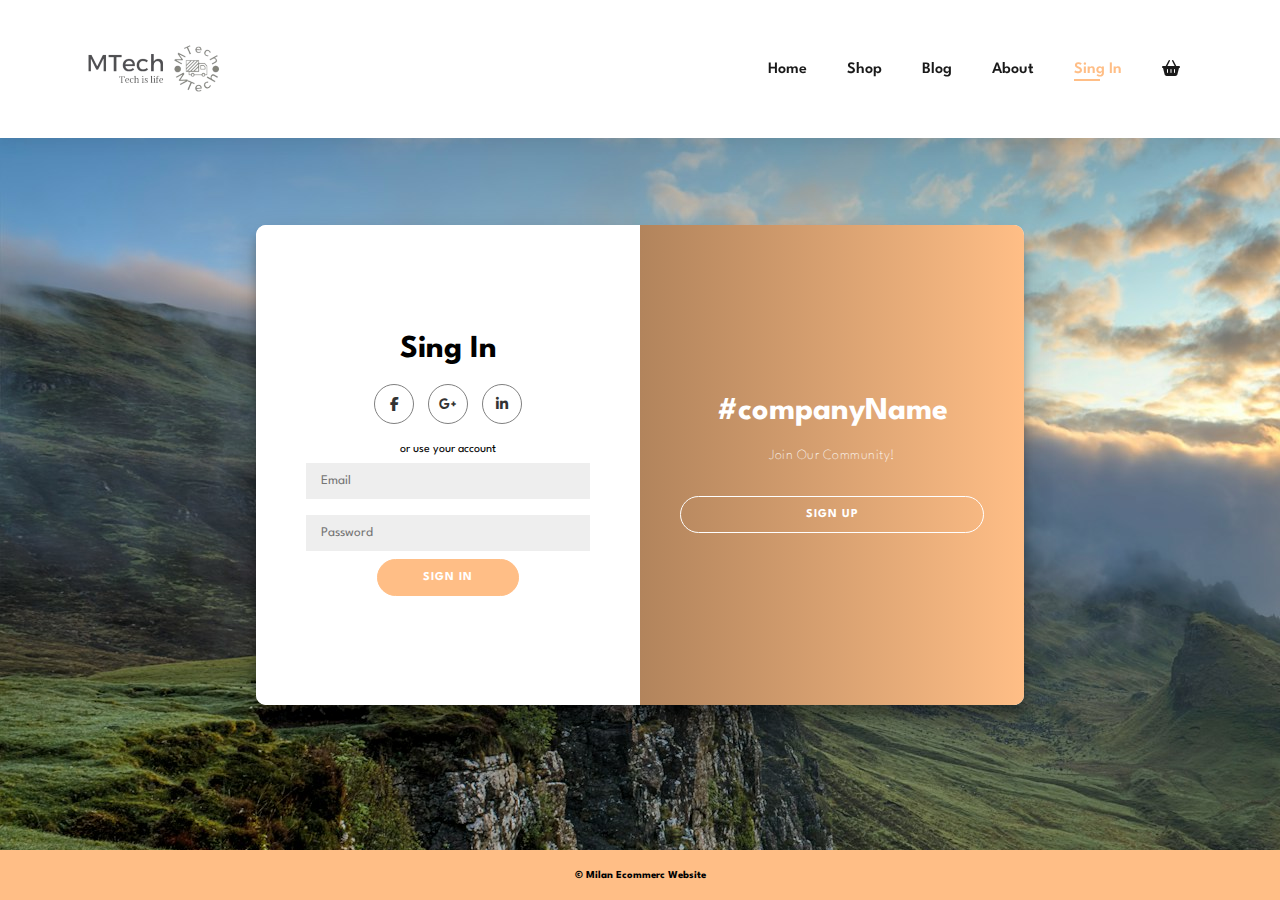
<file: contact/index.html>
<!DOCTYPE html>
<html lang="en">
<head>
    <meta charset="UTF-8">
    <meta http-equiv="X-UA-Compatible" content="IE=edge">
    <meta name="viewport" content="width=device-width, initial-scale=1.0">
    <title>Login & Register</title>
    <link rel="stylesheet" href="style.css">
    <link rel="stylesheet" href="https://cdnjs.cloudflare.com/ajax/libs/font-awesome/6.5.1/css/all.min.css"/>
</head>
<body>

    <section id="header">
        <a href="#"><img src="../img/logo.png" class="logo" alt=""></a>
  
        <div>
            <ul id="navbar">
                <li><a href="../index.html">Home</a></li>
                <li><a href="../shop.html">Shop</a></li>
                <li><a href="../blog.html">Blog</a></li>
                <li><a href="../about.html">About</a></li>
                <li><a class="active" href="contact/index.html">Sing In</a></li>
                <li id="lg-bag"><a href="../cart.html"><i class="fa fa-shopping-basket" aria-hidden="true"></i></a></li>
                <a href="#" id="close"><i class="far fa-times"></i></a>
            </ul>
        </div>


        
        <div id="mobile">
            
            
            <i id="bar" class="fa-solid fa-bars"></i>
        </div>
    </section>
  

    
    <section class="container" id="container">
        <div class="form-container sign-up-container">
            <form action="#">
                <h1>Create Account</h1>
                <div class="social-container">
                    <a href="#" class="social"><i class="fa-brands fa-facebook-f"></i></a>
                    <a href="#" class="social"><i class="fa-brands fa-google-plus-g"></i></a>
                    <a href="#" class="social"><i class="fa-brands fa-linkedin-in"></i></a>
                </div>
                <span>or use your email for registration</span>
                <input type="text" placeholder="Name">
                <input type="email" placeholder="Email">
                <input type="password" placeholder="Password">
                <button>Sign Up</button>
            </form>
        </div>
        <div class="form-container sing-in-container">
            <form action="#">
                <h1>Sing In</h1>
                <div class="social-container">
                    <a href="#" class="social"><i class="fa-brands fa-facebook-f"></i></a>
                    <a href="#" class="social"><i class="fa-brands fa-google-plus-g"></i></a>
                    <a href="#" class="social"><i class="fa-brands fa-linkedin-in"></i></a>
                </div>
                <span>or use your account</span>
                <input type="email" placeholder="Email">
                <input type="password" placeholder="Password">
                <button>Sign In</button>
            </form>
        </div>
        <div class="overlay-container">
            <div class="overlay">
                <div class="overlay-panel overlay-left">
                    <h1>Welcome To #Company</h1>
                    <p>Please sign in if you already have a registered account</p>
                    <button class="press" id="singIn">Sign In</button>
                </div>
                <div class="overlay-panel overlay-right">
                    <h1>#companyName</h1>
                    <p>Join Our Community! </p>
                    <button class="press" id="singUp">Sign Up</button>
                </div>
            </div>
        </div>
    </section>

    <footer>
        
            <h6>&copy; Milan Ecommerc Website</h6>
        
    </footer>


    <script src="script.js"></script>
</body>
</html>
</file>
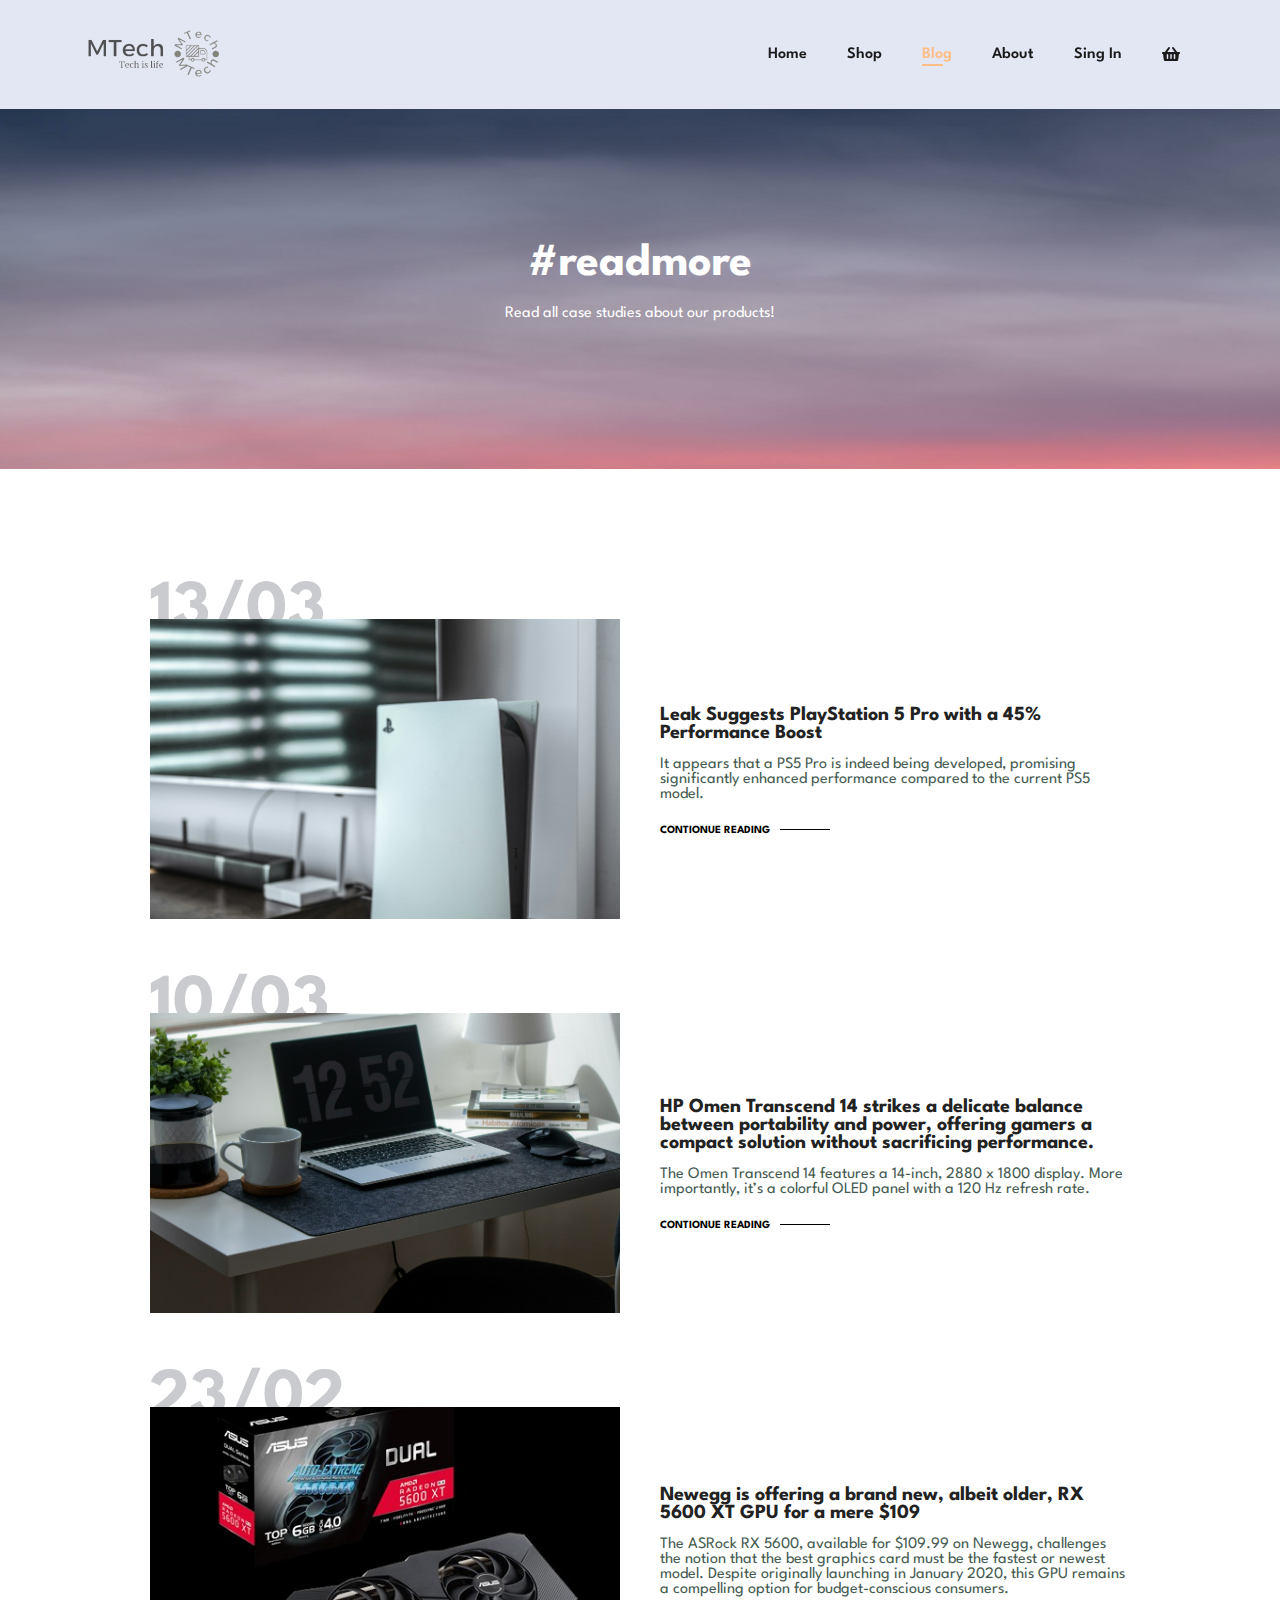
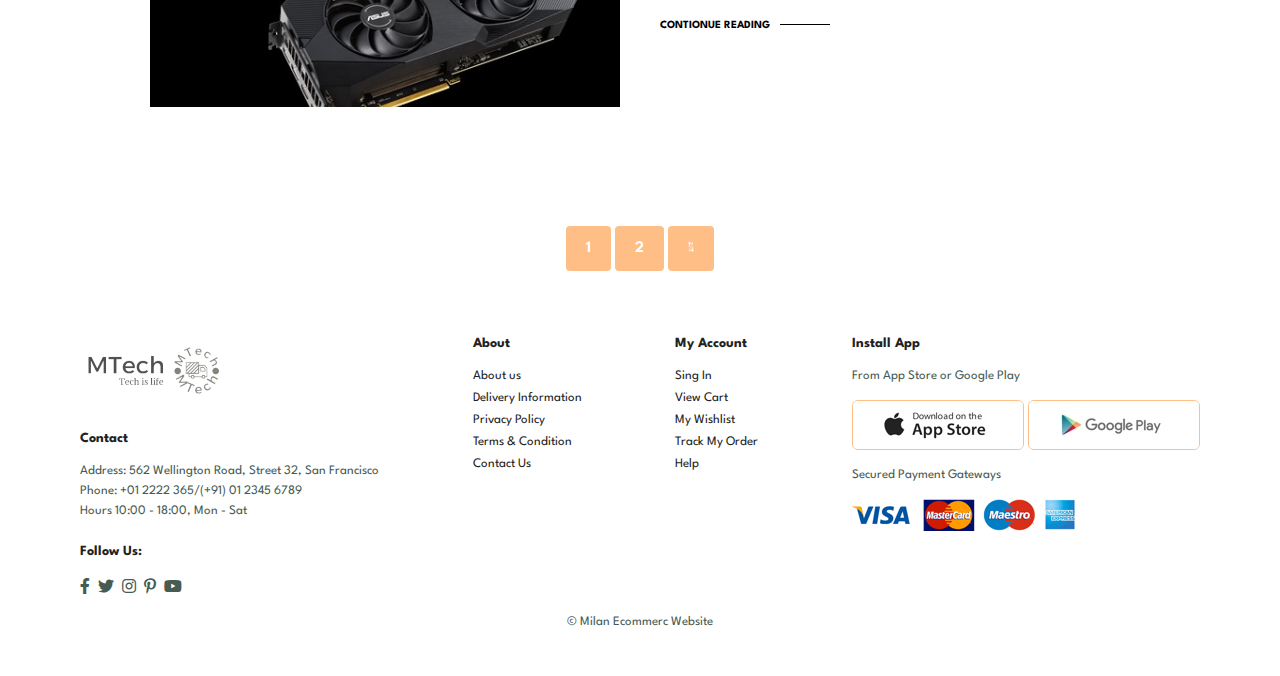
<file: blog.html>
<!DOCTYPE html>
<html lang="en">

    <head>
        <meta charset="UTF-8">
        <meta http-equiv="X-UA-Compatible" content="IE=edge">
        <meta name="viewport" content="width=device-width, initial-scale=1.0">
        <title>MTech - Tech is life</title>
        <link rel="stylesheet" href="https://pro.fontawesome.com/releases/v5.10.0/css/all.css" />

        <link rel="stylesheet" href="style.css">
    </head>

    <body>

        <section id="header">
            <a href="#"><img src="img/logo.png" class="logo" alt=""></a>

            <div>
                <ul id="navbar">
                    <li><a href="index.html">Home</a></li>
                    <li><a href="shop.html">Shop</a></li>
                    <li><a class="active" href="blog.html">Blog</a></li>
                    <li><a href="about.html">About</a></li>
                    <li><a href="contact/index.html">Sing In</a></li>
                    <li id="lg-bag"><a href="cart.html"><i class="fa fa-shopping-basket" aria-hidden="true"></i></a></li>
                    <a href="#" id="close"><i class="far fa-times"></i></a>
                </ul>
            </div>
            
            <div id="mobile">
                <a href="cart.html"><i class="fa fa-shopping-basket" aria-hidden="true"></i></a>
                <i id="bar" class="fas fa-outdent"></i>
            </div>
        </section>

        <section id="page-header" class="blog-header">
            <h2>#readmore</h2>
            <p>Read all case studies about our products!</p>
        </section>

        <section id="blog">
            <div class="blog-box">
                <div class="blog-img">
                    <img src="img/pes5.jpg" alt="">
                </div>
                <div class="blog-details">
                    <h4>Leak Suggests PlayStation 5 Pro with a 45% Performance Boost</h4>
                    <p>
                        It appears that a PS5 Pro is indeed being developed, promising significantly enhanced performance compared to the current PS5 model.</p>
                    <a href="blog1.html">CONTIONUE READING</a>
                </div>
                <h1>13/03</h1>
            </div>
            <div class="blog-box">
                <div class="blog-img">
                    <img src="img/hp.jpg" alt="">
                </div>
                <div class="blog-details">
                    <h4>HP Omen Transcend 14 strikes a delicate balance between portability and power, offering gamers a compact solution without sacrificing performance.</h4>
                    <p>The Omen Transcend 14 features a 14-inch, 2880 x 1800 display. More importantly, it’s a colorful OLED panel with a 120 Hz refresh rate. </p>
                    <a href="blog2.html">CONTIONUE READING</a>
                </div>
                <h1>10/03</h1>
            </div>
            <div class="blog-box">
                <div class="blog-img">
                    <img src="img/gpu.jpg" alt="">
                </div>
                <div class="blog-details">
                    <h4>Newegg is offering a brand new, albeit older, RX 5600 XT GPU for a mere $109</h4>
                    <p>The ASRock RX 5600, available for $109.99 on Newegg, challenges the notion that the best graphics card must be the fastest or newest model. Despite originally launching in January 2020, this GPU remains a compelling option for budget-conscious consumers.</p>
                    <a href="blog3.html">CONTIONUE READING</a>
                </div>
                <h1>23/02</h1>
            </div>
            
        </section>


       
       <section id="pagination" class="section-p1">
        <a href="#" class="num-p">1</a>
        <a href="#" class="num-p">2</a>
        <a href="#" class="num-p"><i class="fal fa-long-arrow-alt-right"></i></a>
       </section>

        
        



        <footer class="section-p1">
            
            <div class="col">
                <img class="logo" src="img/logo.png" alt="">
                <h4>Contact</h4>
                <p><span>Address:</span> 562 Wellington Road, Street 32, San Francisco</p>
                <p><span>Phone:</span> +01 2222 365/(+91) 01 2345 6789</p>
                <p><span>Hours</span> 10:00 - 18:00, Mon - Sat</p>
                <div class="follow">
                    <h4>Follow Us:</h4>
                    <div class="icon">
                        <i class="fab fa-facebook-f"></i>
                        <i class="fab fa-twitter"></i>
                        <i class="fab fa-instagram"></i>
                        <i class="fab fa-pinterest-p"></i>
                        <i class="fab fa-youtube"></i>
                    </div>
                </div>
            </div>

            <div class="col">
                <h4>About</h4>
                <a href="#">About us</a>
                <a href="#">Delivery Information</a>
                <a href="#">Privacy Policy</a>
                <a href="#">Terms & Condition</a>
                <a href="#">Contact Us</a>
            </div>

            <div class="col">
                <h4>My Account</h4>
                <a href="#">Sing In</a>
                <a href="#">View Cart</a>
                <a href="#">My Wishlist</a>
                <a href="#">Track My Order</a>
                <a href="#">Help</a>
            </div>

            <div class="col install">
                <h4>Install App</h4>
                <p>From App Store or Google Play</p>
                <div class="row">
                    <img src="img/pay/app.jpg" alt="">
                    <img src="img/pay/play.jpg" alt="">
                </div>
                <p>Secured Payment Gateways</p>
                <img src="img/pay/pay.png" alt="">
            </div>

            <div class="copyright">
                <p>&copy; Milan Ecommerc Website</p>
            </div>
            
        </footer>

        <script src="js/script.js"></script>
    </body>

</html>
</file>
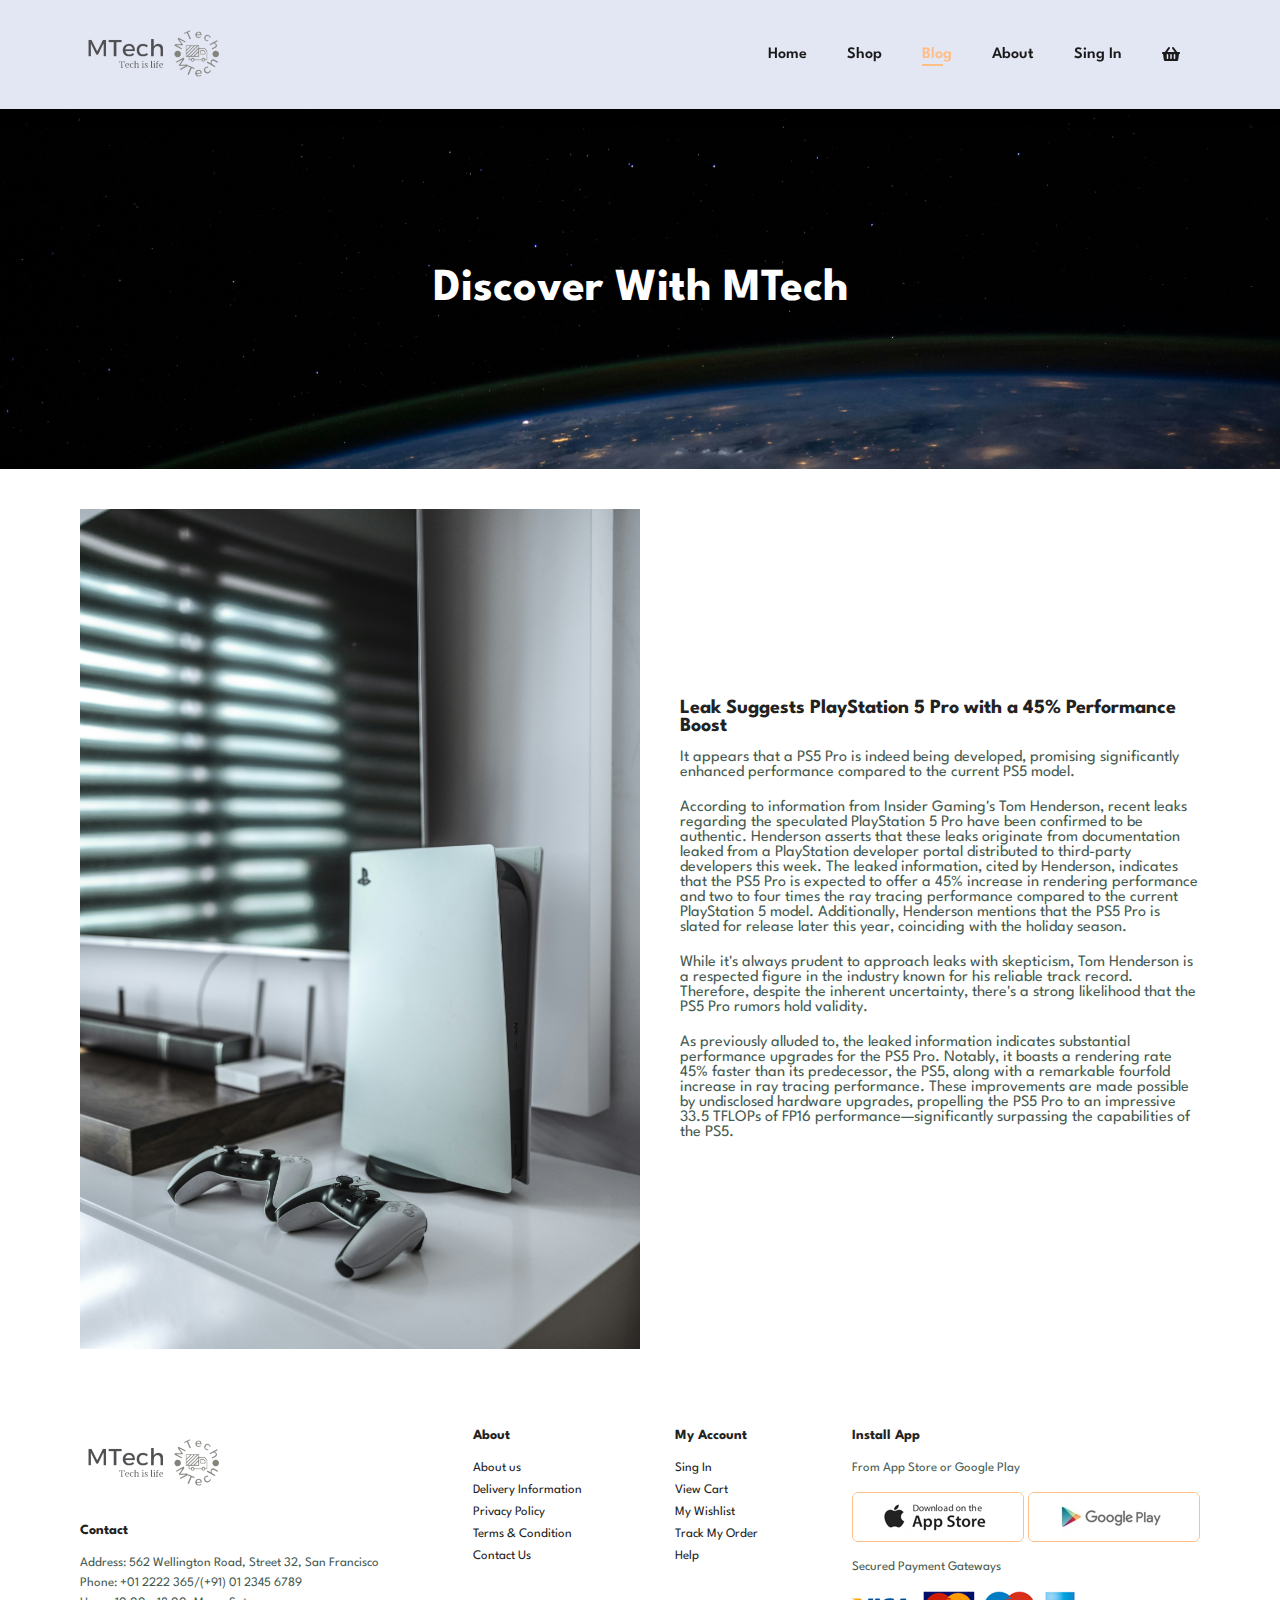
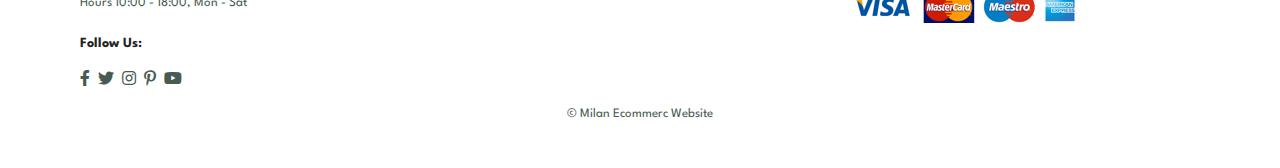
<file: blog1.html>
<!DOCTYPE html>
<html lang="en">

    <head>
        <meta charset="UTF-8">
        <meta http-equiv="X-UA-Compatible" content="IE=edge">
        <meta name="viewport" content="width=device-width, initial-scale=1.0">
        <title>MTech - Tech is life</title>
        <link rel="stylesheet" href="https://pro.fontawesome.com/releases/v5.10.0/css/all.css" />

        <link rel="stylesheet" href="style.css">
    </head>

    <body>

        <section id="header">
            <a href="#"><img src="img/logo.png" class="logo" alt=""></a>

            <div>
                <ul id="navbar">
                    <li><a href="index.html">Home</a></li>
                    <li><a href="shop.html">Shop</a></li>
                    <li><a class="active" href="blog.html">Blog</a></li>
                    <li><a href="about.html">About</a></li>
                    <li><a href="contact/index.html">Sing In</a></li>
                    <li id="lg-bag"><a href="cart.html"><i class="fa fa-shopping-basket" aria-hidden="true"></i></a></li>
                    <a href="#" id="close"><i class="far fa-times"></i></a>
                </ul>
            </div>
            
            <div id="mobile">
                <a href="cart.html"><i class="fa fa-shopping-basket" aria-hidden="true"></i></a>
                <i id="bar" class="fas fa-outdent"></i>
            </div>
        </section>

        <section id="page-header" class="about-header">
            <h2>Discover With MTech</h2>
        </section>

       <section id="about-head" class="section-p1">
        <img src="img/pes5.jpg" alt="">
        <div>
            <h4>Leak Suggests PlayStation 5 Pro with a 45% Performance Boost</h4>
            <p>It appears that a PS5 Pro is indeed being developed, promising significantly enhanced performance compared to the current PS5 model.</p>

            <p>
                According to information from Insider Gaming's Tom Henderson, recent leaks regarding the speculated PlayStation 5 Pro have been confirmed to be authentic. Henderson asserts that these leaks originate from documentation leaked from a PlayStation developer portal distributed to third-party developers this week. The leaked information, cited by Henderson, indicates that the PS5 Pro is expected to offer a 45% increase in rendering performance and two to four times the ray tracing performance compared to the current PlayStation 5 model. Additionally, Henderson mentions that the PS5 Pro is slated for release later this year, coinciding with the holiday season.</p>

           
            <p>While it's always prudent to approach leaks with skepticism, Tom Henderson is a respected figure in the industry known for his reliable track record. Therefore, despite the inherent uncertainty, there's a strong likelihood that the PS5 Pro rumors hold validity.
            </p>
            <p>
                As previously alluded to, the leaked information indicates substantial performance upgrades for the PS5 Pro. Notably, it boasts a rendering rate 45% faster than its predecessor, the PS5, along with a remarkable fourfold increase in ray tracing performance. These improvements are made possible by undisclosed hardware upgrades, propelling the PS5 Pro to an impressive 33.5 TFLOPs of FP16 performance—significantly surpassing the capabilities of the PS5.
            </p>
        </div>
        
       </section>

       

    
    

        <footer class="section-p1">
            
            <div class="col">
                <img class="logo" src="img/logo.png" alt="">
                <h4>Contact</h4>
                <p><span>Address:</span> 562 Wellington Road, Street 32, San Francisco</p>
                <p><span>Phone:</span> +01 2222 365/(+91) 01 2345 6789</p>
                <p><span>Hours</span> 10:00 - 18:00, Mon - Sat</p>
                <div class="follow">
                    <h4>Follow Us:</h4>
                    <div class="icon">
                        <i class="fab fa-facebook-f"></i>
                        <i class="fab fa-twitter"></i>
                        <i class="fab fa-instagram"></i>
                        <i class="fab fa-pinterest-p"></i>
                        <i class="fab fa-youtube"></i>
                    </div>
                </div>
            </div>

            <div class="col">
                <h4>About</h4>
                <a href="#">About us</a>
                <a href="#">Delivery Information</a>
                <a href="#">Privacy Policy</a>
                <a href="#">Terms & Condition</a>
                <a href="#">Contact Us</a>
            </div>

            <div class="col">
                <h4>My Account</h4>
                <a href="#">Sing In</a>
                <a href="#">View Cart</a>
                <a href="#">My Wishlist</a>
                <a href="#">Track My Order</a>
                <a href="#">Help</a>
            </div>

            <div class="col install">
                <h4>Install App</h4>
                <p>From App Store or Google Play</p>
                <div class="row">
                    <img src="img/pay/app.jpg" alt="">
                    <img src="img/pay/play.jpg" alt="">
                </div>
                <p>Secured Payment Gateways</p>
                <img src="img/pay/pay.png" alt="">
            </div>

            <div class="copyright">
                <p>&copy; Milan Ecommerc Website</p>
            </div>
            
        </footer>

        <script src="js/script.js"></script>
    </body>

</html>
</file>
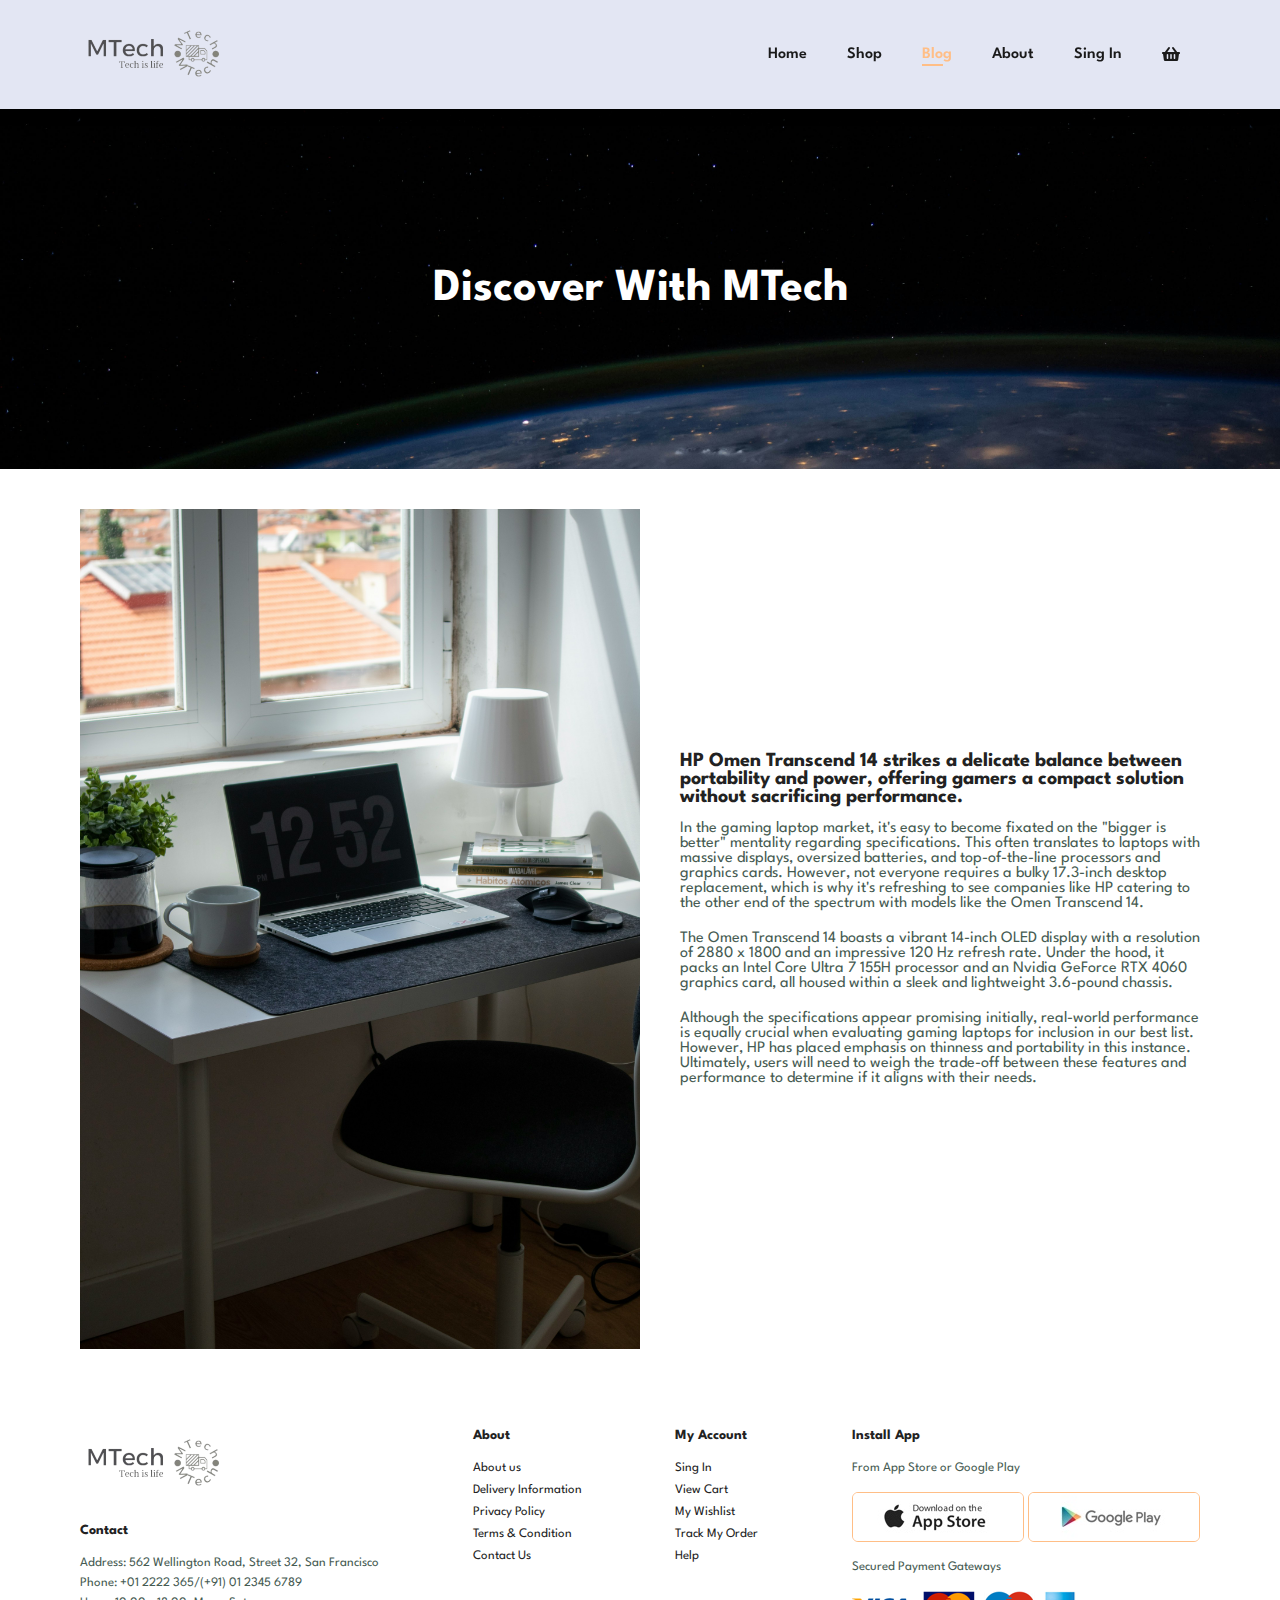
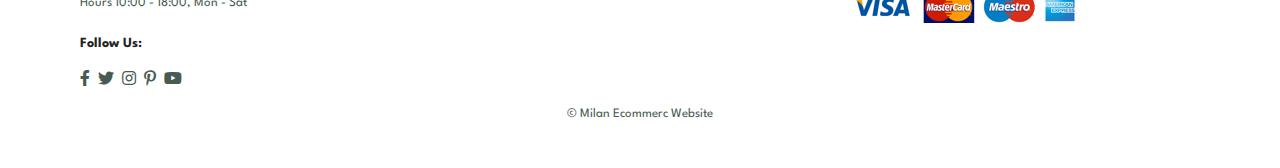
<file: blog2.html>
<!DOCTYPE html>
<html lang="en">

    <head>
        <meta charset="UTF-8">
        <meta http-equiv="X-UA-Compatible" content="IE=edge">
        <meta name="viewport" content="width=device-width, initial-scale=1.0">
        <title>MTech - Tech is life</title>
        <link rel="stylesheet" href="https://pro.fontawesome.com/releases/v5.10.0/css/all.css" />

        <link rel="stylesheet" href="style.css">
    </head>

    <body>

        <section id="header">
            <a href="#"><img src="img/logo.png" class="logo" alt=""></a>

            <div>
                <ul id="navbar">
                    <li><a href="index.html">Home</a></li>
                    <li><a href="shop.html">Shop</a></li>
                    <li><a class="active" href="blog.html">Blog</a></li>
                    <li><a  href="about.html">About</a></li>
                    <li><a href="contact/index.html">Sing In</a></li>
                    <li id="lg-bag"><a href="cart.html"><i class="fa fa-shopping-basket" aria-hidden="true"></i></a></li>
                    <a href="#" id="close"><i class="far fa-times"></i></a>
                </ul>
            </div>
            
            <div id="mobile">
                <a href="cart.html"><i class="fa fa-shopping-basket" aria-hidden="true"></i></a>
                <i id="bar" class="fas fa-outdent"></i>
            </div>
        </section>

        <section id="page-header" class="about-header">
            <h2>Discover With MTech</h2>
        </section>

       <section id="about-head" class="section-p1">
        <img src="img/hp.jpg" alt="">
        <div>
            <h4>HP Omen Transcend 14 strikes a delicate balance between portability and power, offering gamers a compact solution without sacrificing performance.</h4>
            <p>In the gaming laptop market, it's easy to become fixated on the "bigger is better" mentality regarding specifications. This often translates to laptops with massive displays, oversized batteries, and top-of-the-line processors and graphics cards. However, not everyone requires a bulky 17.3-inch desktop replacement, which is why it's refreshing to see companies like HP catering to the other end of the spectrum with models like the Omen Transcend 14.</p>

            
            <p>The Omen Transcend 14 boasts a vibrant 14-inch OLED display with a resolution of 2880 x 1800 and an impressive 120 Hz refresh rate. Under the hood, it packs an Intel Core Ultra 7 155H processor and an Nvidia GeForce RTX 4060 graphics card, all housed within a sleek and lightweight 3.6-pound chassis.</p>

            <p>Although the specifications appear promising initially, real-world performance is equally crucial when evaluating gaming laptops for inclusion in our best list. However, HP has placed emphasis on thinness and portability in this instance. Ultimately, users will need to weigh the trade-off between these features and performance to determine if it aligns with their needs.</p>
        </div>
        
       </section>

       


    

        <footer class="section-p1">
            
            <div class="col">
                <img class="logo" src="img/logo.png" alt="">
                <h4>Contact</h4>
                <p><span>Address:</span> 562 Wellington Road, Street 32, San Francisco</p>
                <p><span>Phone:</span> +01 2222 365/(+91) 01 2345 6789</p>
                <p><span>Hours</span> 10:00 - 18:00, Mon - Sat</p>
                <div class="follow">
                    <h4>Follow Us:</h4>
                    <div class="icon">
                        <i class="fab fa-facebook-f"></i>
                        <i class="fab fa-twitter"></i>
                        <i class="fab fa-instagram"></i>
                        <i class="fab fa-pinterest-p"></i>
                        <i class="fab fa-youtube"></i>
                    </div>
                </div>
            </div>

            <div class="col">
                <h4>About</h4>
                <a href="#">About us</a>
                <a href="#">Delivery Information</a>
                <a href="#">Privacy Policy</a>
                <a href="#">Terms & Condition</a>
                <a href="#">Contact Us</a>
            </div>

            <div class="col">
                <h4>My Account</h4>
                <a href="#">Sing In</a>
                <a href="#">View Cart</a>
                <a href="#">My Wishlist</a>
                <a href="#">Track My Order</a>
                <a href="#">Help</a>
            </div>

            <div class="col install">
                <h4>Install App</h4>
                <p>From App Store or Google Play</p>
                <div class="row">
                    <img src="img/pay/app.jpg" alt="">
                    <img src="img/pay/play.jpg" alt="">
                </div>
                <p>Secured Payment Gateways</p>
                <img src="img/pay/pay.png" alt="">
            </div>

            <div class="copyright">
                <p>&copy; Milan Ecommerc Website</p>
            </div>
            
        </footer>

        <script src="js/script.js"></script>
    </body>

</html>
</file>
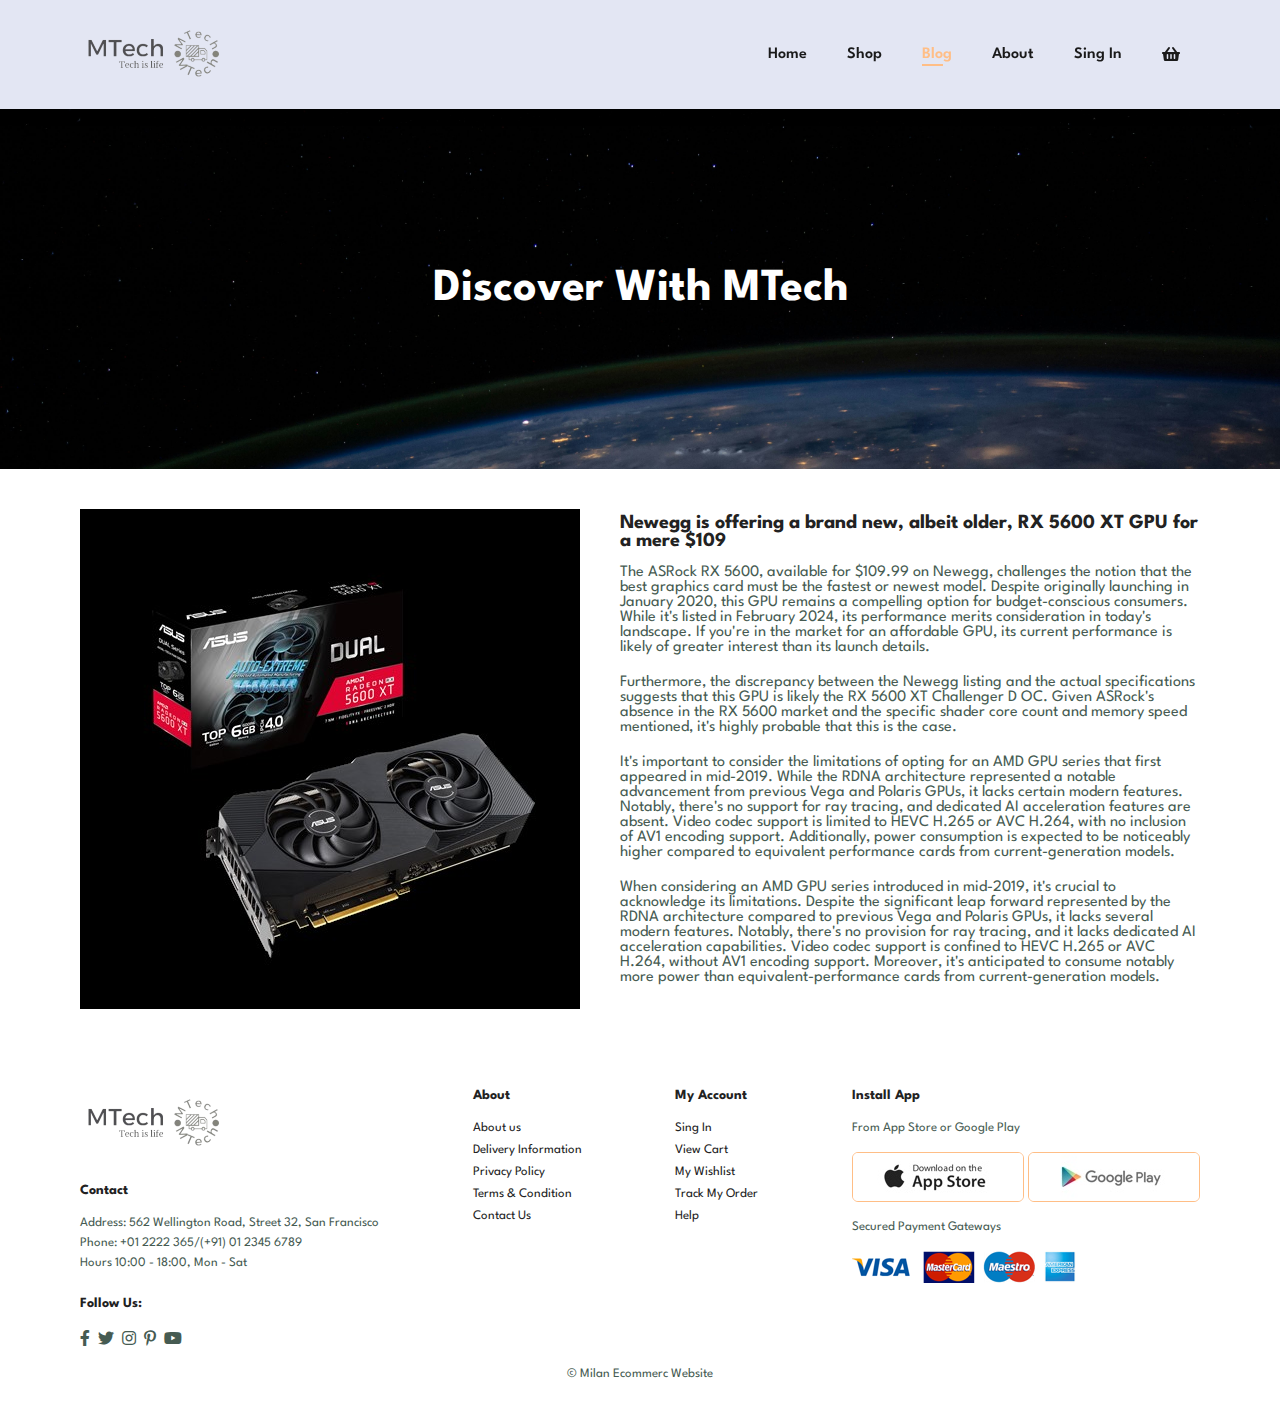
<file: blog3.html>
<!DOCTYPE html>
<html lang="en">

    <head>
        <meta charset="UTF-8">
        <meta http-equiv="X-UA-Compatible" content="IE=edge">
        <meta name="viewport" content="width=device-width, initial-scale=1.0">
        <title>MTech - Tech is life</title>
        <link rel="stylesheet" href="https://pro.fontawesome.com/releases/v5.10.0/css/all.css" />

        <link rel="stylesheet" href="style.css">
    </head>

    <body>

        <section id="header">
            <a href="#"><img src="img/logo.png" class="logo" alt=""></a>

            <div>
                <ul id="navbar">
                    <li><a href="index.html">Home</a></li>
                    <li><a href="shop.html">Shop</a></li>
                    <li><a class="active" href="blog.html">Blog</a></li>
                    <li><a href="about.html">About</a></li>
                    <li><a href="contact/index.html">Sing In</a></li>
                    <li id="lg-bag"><a href="cart.html"><i class="fa fa-shopping-basket" aria-hidden="true"></i></a></li>
                    <a href="#" id="close"><i class="far fa-times"></i></a>
                </ul>
            </div>
            
            <div id="mobile">
                <a href="cart.html"><i class="fa fa-shopping-basket" aria-hidden="true"></i></a>
                <i id="bar" class="fas fa-outdent"></i>
            </div>
        </section>

        <section id="page-header" class="about-header">
            <h2>Discover With MTech</h2>
        </section>

       <section id="about-head" class="section-p1">
        <img src="img/gpu.jpg" alt="">
        <div>
            <h4>Newegg is offering a brand new, albeit older, RX 5600 XT GPU for a mere $109</h4>
            <p>
                The ASRock RX 5600, available for $109.99 on Newegg, challenges the notion that the best graphics card must be the fastest or newest model. Despite originally launching in January 2020, this GPU remains a compelling option for budget-conscious consumers. While it's listed in February 2024, its performance merits consideration in today's landscape. If you're in the market for an affordable GPU, its current performance is likely of greater interest than its launch details.</p>
                <p>Furthermore, the discrepancy between the Newegg listing and the actual specifications suggests that this GPU is likely the RX 5600 XT Challenger D OC. Given ASRock's absence in the RX 5600 market and the specific shader core count and memory speed mentioned, it's highly probable that this is the case.</p>
                <p>It's important to consider the limitations of opting for an AMD GPU series that first appeared in mid-2019. While the RDNA architecture represented a notable advancement from previous Vega and Polaris GPUs, it lacks certain modern features. Notably, there's no support for ray tracing, and dedicated AI acceleration features are absent. Video codec support is limited to HEVC H.265 or AVC H.264, with no inclusion of AV1 encoding support. Additionally, power consumption is expected to be noticeably higher compared to equivalent performance cards from current-generation models.</p>
                <p>When considering an AMD GPU series introduced in mid-2019, it's crucial to acknowledge its limitations. Despite the significant leap forward represented by the RDNA architecture compared to previous Vega and Polaris GPUs, it lacks several modern features. Notably, there's no provision for ray tracing, and it lacks dedicated AI acceleration capabilities. Video codec support is confined to HEVC H.265 or AVC H.264, without AV1 encoding support. Moreover, it's anticipated to consume notably more power than equivalent-performance cards from current-generation models.</p>

        </div>
        
       </section>

       

    
    

        <footer class="section-p1">
            
            <div class="col">
                <img class="logo" src="img/logo.png" alt="">
                <h4>Contact</h4>
                <p><span>Address:</span> 562 Wellington Road, Street 32, San Francisco</p>
                <p><span>Phone:</span> +01 2222 365/(+91) 01 2345 6789</p>
                <p><span>Hours</span> 10:00 - 18:00, Mon - Sat</p>
                <div class="follow">
                    <h4>Follow Us:</h4>
                    <div class="icon">
                        <i class="fab fa-facebook-f"></i>
                        <i class="fab fa-twitter"></i>
                        <i class="fab fa-instagram"></i>
                        <i class="fab fa-pinterest-p"></i>
                        <i class="fab fa-youtube"></i>
                    </div>
                </div>
            </div>

            <div class="col">
                <h4>About</h4>
                <a href="#">About us</a>
                <a href="#">Delivery Information</a>
                <a href="#">Privacy Policy</a>
                <a href="#">Terms & Condition</a>
                <a href="#">Contact Us</a>
            </div>

            <div class="col">
                <h4>My Account</h4>
                <a href="#">Sing In</a>
                <a href="#">View Cart</a>
                <a href="#">My Wishlist</a>
                <a href="#">Track My Order</a>
                <a href="#">Help</a>
            </div>

            <div class="col install">
                <h4>Install App</h4>
                <p>From App Store or Google Play</p>
                <div class="row">
                    <img src="img/pay/app.jpg" alt="">
                    <img src="img/pay/play.jpg" alt="">
                </div>
                <p>Secured Payment Gateways</p>
                <img src="img/pay/pay.png" alt="">
            </div>

            <div class="copyright">
                <p>&copy; Milan Ecommerc Website</p>
            </div>
            
        </footer>

        <script src="js/script.js"></script>
    </body>

</html>
</file>
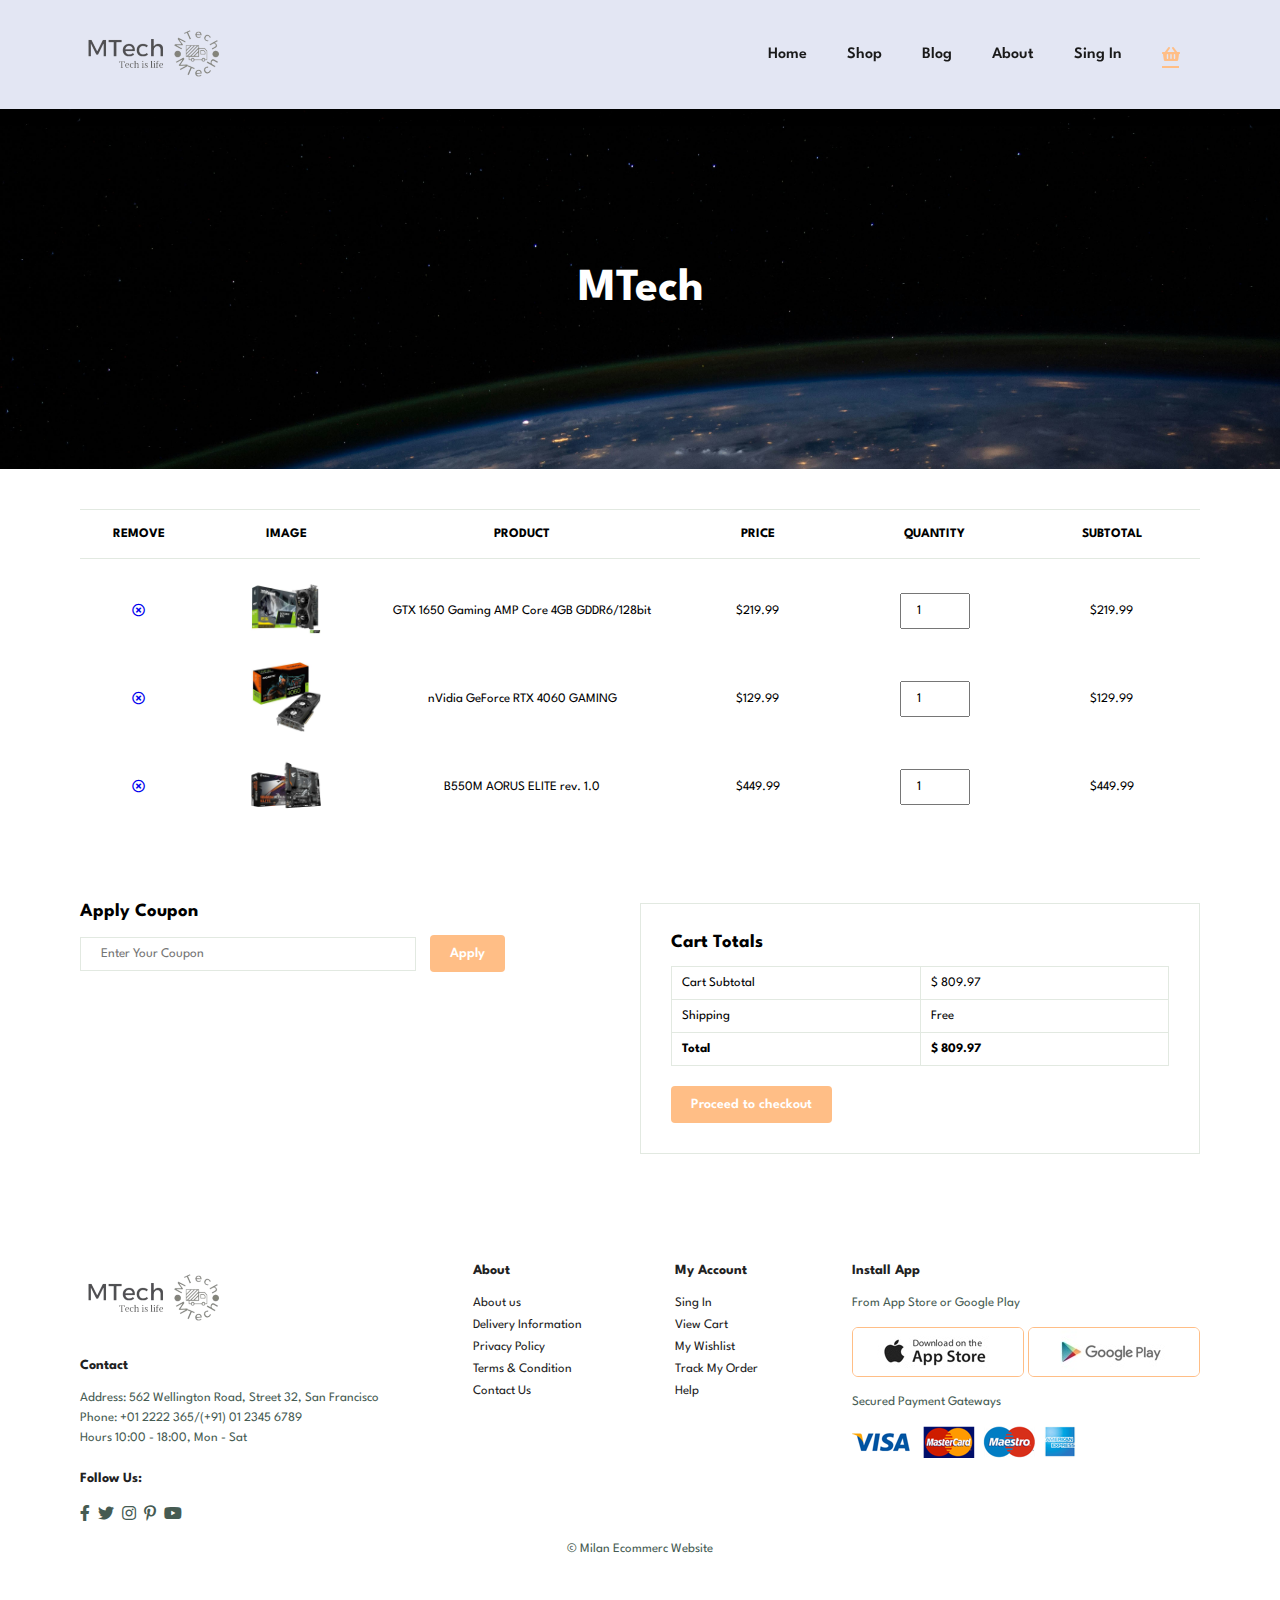
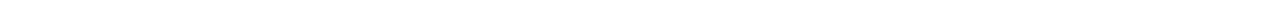
<file: cart.html>
<!DOCTYPE html>
<html lang="en">

    <head>
        <meta charset="UTF-8">
        <meta http-equiv="X-UA-Compatible" content="IE=edge">
        <meta name="viewport" content="width=device-width, initial-scale=1.0">
        <title>MTech - Tech is life</title>
        <link rel="stylesheet" href="https://pro.fontawesome.com/releases/v5.10.0/css/all.css" />

        <link rel="stylesheet" href="style.css">
    </head>

    <body>

        <section id="header">
            <a href="#"><img src="img/logo.png" class="logo" alt=""></a>
            
            <div>
                <ul id="navbar">
                    <li><a href="index.html">Home</a></li>
                    <li><a href="shop.html">Shop</a></li>
                    <li><a href="blog.html">Blog</a></li>
                    <li><a href="about.html">About</a></li>
                    <li><a href="contact/index.html">Sing In</a></li>
                    <li id="lg-bag"><a class="active" href="cart.html"><i class="fa fa-shopping-basket" aria-hidden="true"></i></a></li>
                    <a href="#" id="close"><i class="far fa-times"></i></a>
                </ul>
            </div>
            <div id="mobile">
                <a href="cart.html"><i class="fa fa-shopping-basket" aria-hidden="true"></i></a>
                <i id="bar" class="fas fa-outdent"></i>
            </div>
        </section>

        <section id="page-header" class="about-header">
            <h2>MTech</h2>
        </section>

        <section id="cart" class="section-p1">
            <table width="100%">
                <thead>
                    <tr>
                        <td>Remove</td>
                        <td>Image</td>
                        <td>Product</td>
                        <td>Price</td>
                        <td>Quantity</td>
                        <td>Subtotal</td>
                    </tr>
                </thead>
                <tbody>
                    <tr>
                        <td><a href="#"><i class="far fa-times-circle"></i></a></td>
                        <td><img src="img/products/p1/1.png" alt=""></td>
                        <td>GTX 1650 Gaming AMP Core 4GB GDDR6/128bit</td>
                        <td>$219.99</td>
                        <td><input type="number" value="1"></td>
                        <td>$219.99</td>
                    </tr>
                    <tr>
                        <td><a href="#"><i class="far fa-times-circle"></i></a></td>
                        <td><img src="img/products/p2/101561.png" alt=""></td>
                        <td>nVidia GeForce RTX 4060 GAMING </td>
                        <td>$129.99</td>
                        <td><input type="number" value="1"></td>
                        <td>$129.99</td>
                    </tr>
                    <tr>
                        <td><a href="#"><i class="far fa-times-circle"></i></a></td>
                        <td><img src="img/products/p3/1.png" alt=""></td>
                        <td>B550M AORUS ELITE rev. 1.0</td>
                        <td>$449.99</td>
                        <td><input type="number" value="1"></td>
                        <td>$449.99</td>
                    </tr>
                </tbody>
            </table>
        </section>

        <section id="cart-add" class="section-p1">
            <div id="coupon">
                <h3>Apply Coupon</h3>
                <div>
                    <input type="text" placeholder="Enter Your Coupon" name="" id="">
                    <button class="normal">Apply</button>
                </div>
            </div>

            <div id="subtotal">
                <h3>Cart Totals</h3>
                <table>
                    <tr>
                        <td>Cart Subtotal</td>
                        <td>$ 809.97</td>
                    </tr>
                    <tr>
                        <td>Shipping</td>
                        <td>Free</td>
                    </tr>
                    <tr>
                        <td><strong>Total</strong></td>
                        <td><strong>$ 809.97</strong></td>
  
                    </tr>
                </table>
                <button class="normal">Proceed to checkout</button>
            </div>
        </section>


        <footer class="section-p1">
            
            <div class="col">
                <img class="logo" src="img/logo.png" alt="">
                <h4>Contact</h4>
                <p><span>Address:</span> 562 Wellington Road, Street 32, San Francisco</p>
                <p><span>Phone:</span> +01 2222 365/(+91) 01 2345 6789</p>
                <p><span>Hours</span> 10:00 - 18:00, Mon - Sat</p>
                <div class="follow">
                    <h4>Follow Us:</h4>
                    <div class="icon">
                        <i class="fab fa-facebook-f"></i>
                        <i class="fab fa-twitter"></i>
                        <i class="fab fa-instagram"></i>
                        <i class="fab fa-pinterest-p"></i>
                        <i class="fab fa-youtube"></i>
                    </div>
                </div>
            </div>

            <div class="col">
                <h4>About</h4>
                <a href="#">About us</a>
                <a href="#">Delivery Information</a>
                <a href="#">Privacy Policy</a>
                <a href="#">Terms & Condition</a>
                <a href="#">Contact Us</a>
            </div>

            <div class="col">
                <h4>My Account</h4>
                <a href="#">Sing In</a>
                <a href="#">View Cart</a>
                <a href="#">My Wishlist</a>
                <a href="#">Track My Order</a>
                <a href="#">Help</a>
            </div>

            <div class="col install">
                <h4>Install App</h4>
                <p>From App Store or Google Play</p>
                <div class="row">
                    <img src="img/pay/app.jpg" alt="">
                    <img src="img/pay/play.jpg" alt="">
                </div>
                <p>Secured Payment Gateways</p>
                <img src="img/pay/pay.png" alt="">
            </div>

            <div class="copyright">
                <p>&copy; Milan Ecommerc Website</p>
            </div>
            
        </footer>

        <script src="js/script.js"></script>
    </body>

</html>
</file>
<file: contact/style.css>
@import url("https://fonts.googleapis.com/css2?family=Spartan:wght@100;200;300;400;500;600;700;800;900&display=swap");

*{
    margin: 0;
    padding: 0;
    box-sizing: border-box;
    font-family: "Spartan", sans-serif;
}
body{
    background-image: url(img/bgff.jpg);
    background-color: #f6f5f7;
    display: flex;
    justify-content: center;
    align-items: center;
    height: 100vh;
    margin: 0 auto;
}
#header{
    display: flex;
    align-items: center;
    justify-content: space-between;
    padding: 20px 80px;
    background: #fff;
    box-shadow: 0 5px 15px rgba(0, 0, 0, 0.06);
    z-index: 999;
    position: fixed;
    top: 0;
    left: 0;
    width: 100vw;
    
  }
  .main-cta-btn {
    background-color: #FFBE86;
    border: 1px solid #FFBE86;
    padding: 10px;
    color: #fff!important;
    transition: 0.2s;
    max-width: 125px;
    text-decoration: none !important;
    text-decoration: underline;
}
.main-cta-btn:hover{
    color: #fff!important;
    background-color: transparent;
    text-decoration:none;
    max-width: 125px;
}
   
  #navbar{
    display: flex;
    align-items: center;
    justify-content: center;
   
  }
  
  #navbar li{
    list-style: none;
    padding: 0 20px;
    position: relative;
  }
  #navbar li a{
    text-decoration: none;
    font-size: 16px;
    font-weight: 600;
    color: #1a1a1a;
    transition: 0.3s ease;
  }
  #navbar li a:hover,
  #navbar li a.active{
    color: #FFBE86;
  }
  #navbar li a.active::after,
  #navbar li a:hover::after{
    content: "";
    width: 30%;
    height: 2px;
    background: #FFBE86;
    position: absolute;
    bottom: -4px;
    left: 20px;
  }
  #mobile{
    display: none;
    align-items: center;
  }
  #close{
    display: none;
  }
.container{
    margin-top: 30px;
    background-color: #fff;
    border-radius: 10px;
    width: 768px;
    max-width: 100%;
    min-height: 480px;
    position: relative;
    overflow: hidden;
    box-shadow: 0px 14px 28px rgba(0, 0, 0, .25),
                0px 10px 10px rgba(0, 0, 0, .22);
}
.form-container{
    position: absolute;
    top: 0%;
    height: 100%;
    transition: all 0.6 ease-in-out;
}
.sign-up-container{
    left: 0;
    width: 50%;
    z-index: 1;
    opacity: 0;
}
form{
    background-color: #fff;
    display: flex;
    align-items: center;
    justify-content: center;
    flex-direction: column;
    padding: 0 50px;
    height: 100%;
    text-align: center;
}
h1{
    font-weight: bold;
    margin: 0;
}
.social-container{
    margin: 20px 0;
}
.social-container a{
    border: 1px solid gray;
    border-radius: 50%;
    display: inline-flex;
    justify-content: center;
    align-items: center;
    margin: 0 5px;
    height: 40px;
    width: 40px;
}
a{
    color: #333;
    font-size: 14px;
    text-decoration: none;
    margin: 15px 0;
}
span{
    font-size: 12px;
}
input{
    background-color: #eee;
    border: none;
    text-decoration: none;
    margin: 8px 0;
    padding: 12px 15px;
    width: 100%;
}
button{
    border-radius: 20px;
    border: 1px solid #FFBE86;
    background-color: #FFBE86;
    color: #fff;
    font-size: 12px;
    font-weight: bold;
    padding: 12px 45px;
    letter-spacing: 1px;
    text-transform: uppercase;
    transition:  transform .8s ease-in;
}
.sing-in-container{
    left: 0;
    width: 50%;
    z-index: 2;
}
.overlay-container{
    position: absolute;
    top: 0;
    left: 50%;
    width: 50%;
    height: 100%;
    overflow: hidden;
    z-index: 100;
    transition: transform 0.6s ease-in-out;
}
.overlay{
    background-color: #FFBE86;
    background: linear-gradient(to right, #654a32, #FFBE86);
    background-repeat: no-repeat;
    background-size: cover;
    background-position: 0 0;
    color: #fff;
    position: relative;
    left: -100%;
    height: 100%;
    width: 200%;
    transform: translateX(0);
    transition:  transform .6s ease-in-out;
}
.overlay-panel{
    position: absolute;
    display: flex;
    justify-items: center;
    justify-content: center;
    flex-direction: column;
    padding: 0px 40px;
    text-align: center;
    top: 0;
    height: 100%;
    width: 50%;
    transform: translateX(0);
    transition:  transform .6s ease-in-out;
}
.overlay-left{
    transform: translateX(-20%);
}
.overlay-right{
    right: 0;
    transform: translateX(0);
}
button:active{
    transform: scale(.95);
}
button.press{
    background-color: transparent;
    border-color: #fff;
}
p{
    font-size: 14px;
    font-weight: 100;
    line-height: 20px;
    letter-spacing: .5px;
    margin: 20px 0 30px;
}
.container.right-panel-active .sing-in-container{
    transform: translateX(100%);
}
.container.right-panel-active .sign-up-container{
    transform: translateX(100%);
    opacity: 1;
    z-index: 5;
    animation : sline 0.6s;
}
@keyframes slide{
    0%, 49.99%{
        opacity: 0;
        z-index: 1;
    }
    50%, 100%{
        opacity: 1;
        z-index: 5;
    }
}
.container.right-panel-active .overlay-container{
    transform: translateX(-100%);
}
.container.right-panel-active .overlay{
    transform: translateX(50%);
}
.container.right-panel-active .overlay-left{
    transform: translateX(0);
}
.container.right-panel-active .overlay-right{
    transform: translateX(20%);
}
footer {
    background-color: #FFBE86; 
    color: #000;
    padding: 20px; 
    text-align: center; 
    position: fixed; 
    bottom: 0; 
    width: 100%; 
    z-index: 9999; 
}

footer p {
    margin: 0; 
}
@media (max-width: 850px) { 
    #navbar{
        display: flex;
        flex-direction: column;
        align-items: flex-start;
        justify-content: flex-start;
        position: fixed;
        top: 0;
        right: -300px;
        height: 100vh;
        width: 300px;
        background-color: #E3E6F3;
        box-shadow: 0 40px 60px rgba(0, 0, 0, 0.1);
        padding: 80px 0 0 10px;
        transition: 0.3s;
    }
    #navbar.active{
      right: 0px;
    }
    #navbar li{
      margin-bottom: 25px;
    }
    #mobile{
      display: flex;
      align-items: center;
    }
    #mobile i{
      color:  #1a1a1a;
      font-size: 24px;
      padding-left: 20px;
    }
   #close{
      display: initial;
      position: absolute;
      top: 30px;
      left: 30px;
      color: #222 !important;
      font-size: 24px;
    }
    #close{
      display: flex;
      flex-direction: column;
      text-align: center;
      font-weight: 900;
    }
    .social-media {
      padding: 1.5rem 0 0 0;
    }
  }
</file>
<file: style.css>
@import url("https://fonts.googleapis.com/css2?family=Spartan:wght@100;200;300;400;500;600;700;800;900&display=swap");
* {
  margin: 0;
  padding: 0;
  box-sizing: border-box;
  font-family: "Spartan", sans-serif;
}

html {
  scroll-behavior: smooth;
}

/* Global Styles */

h1 {
  font-size: 50px;
  line-height: 64px;
  color: #222;
}

h2 {
  font-size: 46px;
  line-height: 54px;
  color: #222;
}

h4 {
  font-size: 20px;
  color: #222;
}

h6 {
  font-weight: 700;
  font-size: 12px;
}

p {
  font-size: 16px;
  color: #465b52;
  margin: 15px 0 20px 0;
}

.section-p1 {
  padding: 40px 80px;
}

.section-m1 {
  margin: 40px 0;
}
button.normal{
  font-size: 14px;
  font-weight: 600;
  padding: 15px 30px;
  color: #000;
  background-color: #fff;
  border-radius: 4px;
  cursor: pointer;
  border: none;
  outline: none;
  transition: 0.2s;
}
button.white{
  font-size: 13px;
  font-weight: 600;
  padding: 11px 18px;
  color: #fff;
  background-color: transparent;
  cursor: pointer;
  border: 1px solid #fff;
  outline: none;
  transition: 0.2s;
}

body {
  width: 100%;
}

#header{
  display: flex;
  align-items: center;
  justify-content: space-between;
  padding: 20px 80px;
  background: #E3E6F3;
  box-shadow: 0 5px 15px rgba(0, 0, 0, 0.06);
  z-index: 999;
  position: sticky;
  top: 0;
  left: 0;
}
 
#navbar{
  display: flex;
  align-items: center;
  justify-content: center;
}

#navbar li{
  list-style: none;
  padding: 0 20px;
  position: relative;
}
#navbar li a{
  text-decoration: none;
  font-size: 16px;
  font-weight: 600;
  color: #1a1a1a;
  transition: 0.3s ease;
}
#navbar li a:hover,
#navbar li a.active{
  color: #FFBE86;
}
#navbar li a.active::after,
#navbar li a:hover::after{
  content: "";
  width: 30%;
  height: 2px;
  background: #FFBE86;
  position: absolute;
  bottom: -4px;
  left: 20px;
}
#mobile{
  display: none;
  align-items: center;
}
#close{
  display: none;
}

/*Home*/

#hero{
  background-image: url("img/apparel.jpg");
  height: 90vh;
  width: 100%;
  background-size: cover;
  background-position: top 25% right 0;
  padding: 0 80px;
  display: flex;
  flex-direction: column;
  align-items: flex-start;
  justify-content: center;
}
#hero h4{
  padding-bottom: 15px;
}
#hero h1{
  color: #FFBE86;
}
#hero h4{
  color: #FFE9CE;
}
#hero h2{
  color: #111;
}
#hero p{
  color: #3777FF;
}
#hero button{
  background-color: #B08560;
  color: #FFBE86;
  border: 0;
  padding: 14px 80px 14px 65px;
  background-repeat: no-repeat;
  cursor: pointer;
  font-weight: 700;
  font-size: 15px;
  transition: 0.3s;
}
#hero button:hover{
  background-color: #FFBE86;
  color: #B08560;
}
#feature{
  display: flex;
  align-items: center;
  justify-content: space-between;
  flex-wrap: wrap;
  
}

#feature .fe-box{
  width: 180px;
  height: 200px;
  text-align: center;
  padding: 25px 15px;
  box-shadow: 20px 20px 34px rgba(0, 0, 0, 0.03);
  border: 1px solid #cce7d0;
  border-radius: 4px;
  margin: 15px 0;
}
#feature .fe-box:hover{
  box-shadow: 10px 10px 54px rgba(70, 62, 221, 0.1);
}
#feature .fe-box img{
  width: 100%;
  margin-bottom: 10px;
  
}


#feature .fe-box h6{
  display: inline-block;
  padding: 9px 8px 6px 8px;
  line-height: 1;
  border-radius: 4px;
  color: #FFBE86;
  background-color: #B08560;
}
#feature .fe-box:nth-child(2)  h6{
  background-color: #B08560;
}
#feature .fe-box:nth-child(3)  h6{
  background-color: #B08560;
}
#feature .fe-box:nth-child(4)  h6{
  background-color: #B08560;
}
#feature .fe-box:nth-child(5)  h6{
  background-color: #B08560;
}
#feature .fe-box:nth-child(6)  h6{
  background-color: #B08560;
}

#product1{
  text-align: center;
}

#product1 .pro-container{
  display: flex;
  justify-content: space-between;
  padding-top: 20px;
  flex-wrap: wrap;
}

#product1 .pro{
  width: 23%;
  min-width: 250px;
  padding: 10px 12px;
  border: 1px solid#cce7d0;
  border-radius: 25px;
  cursor: pointer;
  box-shadow: 20px 20px 30px rgba(0, 0, 0, 0.02);
  margin: 15px 0;
  transition: 0.2s ease;
  position: relative;
}
#product1 .pro:hover{
  box-shadow: 20px 20px 30px rgba(0, 0, 0, 0.06);
}
#product1 .pro img{
  width: 100%;
  border-radius: 20px;
}
#product1 .pro .des{
  text-align: start;
  padding: 10px 0;
}
#product1 .pro .des span{
  color: #606063;
  font-size: 12px;
}
#product1 .pro .des h5{
  padding-top: 7px;
  color: #1a1a1a;
  font-size: 14px;
}
#product1 .pro .des i{
  font-size: 12px;
  color: rgb(243, 181, 25);
}
#product1 .pro .des h4{
  padding-top: 7px;
  font-size: 15px;
  font-weight: 700;
  color: #FFBE86;
}
#product1 .pro .cart{
  width: 40px;
  height: 40px;
  line-height: 40px;
  border-radius: 50px;
  background-color: #e8f6ea;
  font-weight: 500;
  color: #FFBE86;
  border: 1px solid #cce7d0;
  position: absolute;
  bottom: 20px;
  right: 10px;
}

#banner{
    display: flex;
    flex-direction: column;
    justify-content: center;
    align-items: center;
    text-align: center;
    background-image: url("img/banner/b2.jpg");
    width: 100%;
    height: 40vh;
    background-size: cover;
    background-position: center;
}

#banner h4{
  color: #fff;
  font-size: 16px;
}

#banner h2{
  color: #fff;
  font-size: 30px;
  padding: 10px 0;
}
#banner h2 span{
  color: #ef3636
}
#banner button:hover{
  background: #088178;
  color: #fff;
}
#sm-banner{
  display: flex;
  justify-content: space-between;
  flex-wrap: wrap;
}

#sm-banner .banner-box{
  display: flex;
    flex-direction: column;
    justify-content: center;
    align-items: flex-start;
    background-image: url("img/products/b1.jpg");
    min-width: 580px;
    height: 50vh;
    background-size: cover;
    background-position: center;
    padding: 30px;
}

#sm-banner .banner-box2{
  background-image: url("img/products/b2.jpg");
}


#sm-banner h4{
  color: #fff;
  font-size: 20px;
  font-weight: 300;
}

#sm-banner h2{
  color: #fff;
  font-size: 28px;
  font-weight: 800;
}

#sm-banner span{
  color: #fff;
  font-size: 14px;
  font-weight: 500;
  padding-bottom: 15px;
}
#sm-banner .banner-box:hover button{
  background: #FFBE86;
  border: 1px solid #FFBE86;
}
#banner3{
  display: flex;
  justify-content: space-between;
  flex-wrap: wrap;
  padding: 0 80px;
}


#banner3 .banner-box{
  display: flex;
    flex-direction: column;
    justify-content: center;
    align-items: flex-start;
    background-image: url("img/banner/b7.jpg");
    min-width: 30%;
    height: 30vh;
    background-size: cover;
    background-position: center;
    padding: 20px;
    margin-bottom: 20px;
}
#banner3 .banner-box2{
  background-image: url("img/banner/b4.jpg");
}
#banner3 .banner-box3{
  background-image: url("img/banner/b18.jpg");
}

#banner3 h2{
  color: #fff;
  font-weight: 900;
  font-size: 22px;
}
#banner3 h3{
  color: #ec544e;
  font-weight: 800;
  font-size: 15px;
}

#newsletter{
  display: flex;
  justify-content: space-between;
  flex-wrap: wrap;
  align-items: center;
  background-image: url("img/banner/b14.jpg");
  background-repeat: no-repeat;
  background-position: 20% 30%;
  background-color: #041e42;
}

#newsletter h4{
  font-size: 22px;
  font-weight: 700;
  color: #fff;
}
#newsletter p{
  font-size: 14px;
  font-weight: 600;
  color: #818ea0;
}
#newsletter p span{
  color: #ffbd27;
}
#newsletter .form{
  display: flex;
  width: 40%;
}


#newsletter input{
  height: 3.125rem;
  padding: 0 1.25em;
  font-size: 14px;
  width: 100%;
  border: 1px solid transparent;
  border-radius: 4px;
  outline: none;
  border-top-right-radius: 0;
  border-bottom-right-radius: 0;
}
#newsletter button{
  background-color: #FFBE86;
  color: #fff;
  white-space: nowrap;
  border-top-left-radius: 0;
  border-bottom-left-radius: 0;
  transition: 0.6s;
}
#newsletter button:hover{
  background-color: #fff;
  color: #FFBE86;
}

footer{
  display: flex;
  flex-wrap: wrap;
  justify-content: space-between;
}
footer .col{
  display: flex;
  flex-direction: column;
  align-items: flex-start;
  margin-bottom: 20px;
}
footer .logo{
  margin-bottom: 30px;
}
footer h4{
  font-size: 14px;
  padding-bottom: 20px;
}
footer p{
  font-size: 13px;
  margin: 0 0 8px 0;
}
footer a{
  font-size: 13px;
  text-decoration: none;
  color: #222;
  margin-bottom: 10px;
}
footer .follow{
  margin-top: 20px;
}
footer .follow i{
  color: #465b52;
  padding-right: 4px;
  cursor: pointer;
}
footer .install .row img{
  border: 1px solid #FFBE86;
  border-radius: 6px;
}
footer .install img{
  margin: 10px 0 15px 0;
}
footer .follow i:hover,
footer a:hover{
  color: #FFBE86;
}
footer .copyright{
  width: 100%;
  text-align: center;
}




/* Shop page */

#page-header{
  background-image: url("img/banner/b1.jpg");
  width: 100%;
  height: 40vh;
  background-size: cover;
  display: flex;
  justify-content: center;
  text-align: center;
  flex-direction: column;
  padding: 14px;
}
#page-header h2,
#page-header p{
  color: #fff;
}

#pagination{
  text-align: center;
}

#pagination a{
  text-decoration: none;
  background-color: #FFBE86;
  padding: 15px 20px;
  border-radius: 4px;
  color: #fff;
  font-weight: 600;
  transition: 0.3s;
}
#pagination a i{
  font-size: 16px;
  font-weight: 600;
}
#pagination .num-p:hover{
  background-color: #fff;
  color: #FFBE86;
}


/* Products */
#prodetails{
  display: flex;
  margin-top: 20px;
} 


#prodetails .single-pro-image{
  width: 40%;
  margin-right: 50px;
}

.small-img-group{
  display: flex;
  justify-content: space-between;
}

.small-img-col{
  flex-basis: 24%;
  cursor: pointer;
}

#prodetails .single-pro-details{
  width: 50%;
  padding-top: 30px;
}
#prodetails .single-pro-details h4{
  padding: 40px 0 20px 0;
}
#prodetails .single-pro-details h2{
  font-size: 26px;
}
#prodetails .single-pro-details select{
  display: block;
  padding: 5px 10px;
  margin-bottom: 10px;
}
#prodetails .single-pro-details input{
  width: 50px;
  height: 47px;
  padding-left: 10px;
  font-size: 16px;
  margin-right: 10px;
}
#prodetails .single-pro-details input:focus{
  outline: none;
}
#prodetails .single-pro-details span{
  line-height: 25px;
}


#prodetails .single-pro-details button{
  background: #FFBE86;
  color: #fff;
}
#prodetails .single-pro-details button:hover{
  color: #FFBE86;
  background: #fff;
}


/* Blog */
#page-header.blog-header{
  background-image: url("img/banner/b19.jpg");
  
}
#blog{
  padding: 150px 150px 0 150px;
}
#blog .blog-box{
  display: flex;
  align-items: center;
  width: 100%;
  position: relative;
  padding-bottom: 90px;
}
#blog .blog-img{
  width: 50%;
  margin-right: 40px;
}

#blog img{
  width: 100%;
  height: 300px;
  object-fit: cover;
}
#blog .blog-details{
  width: 50%;
}
#blog .blog-details a{
  text-decoration: none;
  font-size: 11px;
  color: #000;
  font-weight: 700;
  position: relative;
  transition: 0.3s;
}
#blog .blog-details a::after{
  content: "";
  width: 50px;
  height: 1px;
  background-color: #000;
  position: absolute;
  top: 4px;
  right: -60px;
}
#blog .blog-details a:hover{
  color: #FFBE86;
}
#blog .blog-details a:hover::after{
  background-color: #FFBE86;
}
#blog .blog-box h1{
  position: absolute;
  top: -40px;
  left: 0;
  font-size: 70px;
  font-weight: 700;
  color: #c9cbce;
  z-index: -9;
}

/* About */

#page-header.about-header{
  background-image: url(img/banner/ban.jpg);
}
#about-head{
  display: flex;
  align-items: center;
}
#about-head img{
  width: 50%;
  height: auto;
}
#about-head div{
  padding-left: 40px;
}



/* Cart */
#cart {
  overflow-x: auto;
}


#cart table{
  width: 100%;
  border-collapse: collapse;
  table-layout: fixed;
  white-space: nowrap;
}
#cart table img{
  width: 70px;
}
#cart table td:nth-child(1){
  width: 100px;
  text-align: center;
}
#cart table td:nth-child(2){
  width: 150px;
  text-align: center;
}
#cart table td:nth-child(3){
  width: 250px;
  text-align: center;
}
#cart table td:nth-child(4),
#cart table td:nth-child(5),
#cart table td:nth-child(6){
  width: 150px;
  text-align: center;
}
#cart table td:nth-child(5) input{
  width: 70px;
  padding: 10px 5px 10px 15px;
}
#cart table thead{
  border: 1px solid #e2e9e1;
  border-left: none;
  border-right: none;
}
#cart table thead td{
  font-weight: 700;
  text-transform: uppercase;
  font-size: 13px;
  padding: 18px 0;
}
#cart table tbody tr td{
  padding-top: 15px;
}
#cart table tbody td{
  font-size: 13px;
}

#cart-add{
  display: flex;
  flex-wrap: wrap;
  justify-content: space-between;
}
#coupon{
  width: 50%;
  margin-bottom: 30px;
}
#coupon h3,
#subtotal h3{
  padding-bottom: 15px;
}
#coupon input{
  padding: 10px 20px;
  outline: none;
  width: 60%;
  margin-right: 10px;
  border: 1px solid #e2e9e1;
}
#subtotal button,
#coupon button{
  background-color: #FFBE86;
  color: #fff;
  padding: 12px 20px;
  transition: 0.3s;
}

#coupon button:hover{
  background-color: #fff;
  color: #FFBE86;
}
#subtotal button:hover{
  background-color: #fff;
  color: #FFBE86;
}
#subtotal{
  width: 50%;
  margin-bottom: 30px;
  border: 1px solid #e2e9e1;
  padding: 30px;
}
#subtotal table{
  border-collapse: collapse;
  width: 100%;
  margin-bottom: 20px;
}
#subtotal table td{
  width: 50%;
  border: 1px solid #e2e9e1;
  padding: 10px;
  font-size: 13px;
}












































































/* Media Query */
@media(max-width:1309px){
  #banner{
    height: 20vh;
  }
  #sm-banner .banner-box{
    min-width: 60%;
    margin-left: 20%;
    height: 30vh;
  }
  #banner3{
    padding: 0 40px;
  }
  #banner3 .banner-box{
    width: 28%;
  }
  #newsletter .form{
    width: 70%;
  }
}



@media (max-width:799px){
  .section-p1{
    padding: 40px 40px;
  }
  #navbar{
      display: flex;
      flex-direction: column;
      align-items: flex-start;
      justify-content: flex-start;
      position: fixed;
      top: 0;
      right: -300px;
      height: 100vh;
      width: 300px;
      background-color: #E3E6F3;
      box-shadow: 0 40px 60px rgba(0, 0, 0, 0.1);
      padding: 80px 0 0 10px;
      transition: 0.3s;
  }
  #navbar.active{
    right: 0px;
  }
  #navbar li{
    margin-bottom: 25px;
  }
  #mobile{
    display: flex;
    align-items: center;
  }
  #mobile i{
    color:  #1a1a1a;
    font-size: 24px;
    padding-left: 20px;
  }
  #close{
    display: initial;
    position: absolute;
    top: 30px;
    left: 30px;
    color: #222;
    font-size: 24px;
  }

  #lg-bag{
    display: none;
  }
  #hero{
    height: 70vh;
    padding: 0 80px;
    background-position: top 30% right 30%;
  }
  #feature{
    justify-content: center;
  }
  #feature .fe-box {
    margin: 15px 15px;
}
#product1 .pro-container{
  justify-content: center;
}
#product1 .pro{
  margin: 15px;
}
#banner{
  height: 20vh;
}
#sm-banner .banner-box{
  min-width: 100%;
  margin-left: 0;
  height: 30vh;
}
#banner3{
  padding: 0 40px;
}
#banner3 .banner-box{
  width: 28%;
}
#newsletter .form{
  width: 70%;
}
}

@media (max-width: 477px) {
  .section-p1 {
    padding: 20px;
}
  #header {
    padding: 10px 30px;
}
h1{
  font-size: 38px;
}
h2 {
  font-size: 32px;
}
#hero {
  padding: 0 20px;
  background-position: 55%;
}
#feature{
  justify-content: space-between;
}
#feature .fe-box{
  width: 155px;
  margin: 0 0 15px 0;
}
#product1 .pro{
  width: 100%;
}
#banner{
  height: 40vh;
}
#sm-banner .banner-box{
  height: 40vh;
}
#sm-banner .banner-box2{
  margin-top: 20px;
  
}
#banner3{
  padding: 0 20px;
}
#banner3 .banner-box{
  width: 100%;
}
#newsletter{
  padding: 40px 20px;
}
#newsletter .form{
  width: 100%;
}
footer .copyright{
  text-align: start;
}

/* Products */
#prodetails{
  display: flex;
  flex-direction: column;
}
#prodetails .single-pro-image{
  width: 100%;
  margin-right: 0px;
}
#prodetails .single-pro-details{
  width: 100%;
}

/* Blog */
#blog {
  padding: 100px 20px 0 20px;
}

#blog .blog-box {
  display: flex;
  flex-direction: column;
  align-items: flex-start;
}
#blog .blog-img {
  width: 100%;
  margin-right: 0px;
  margin-bottom: 30px;
}
#blog .blog-details {
  width: 100%;
}

/* About */
#about-head {
  flex-direction: column;
}
#about-head img {
  width: 100%;
  margin-bottom: 20px;
}
#about-head div {
  padding-left: 0px;
}
#about-app .video {
  width: 100%;
}

/* CART */
#cart-add{
  flex-direction: column;
}
#coupon {
  width: 100%;
}
#subtotal {
  width: 100%;
  padding: 20px;
}
}
</file>
